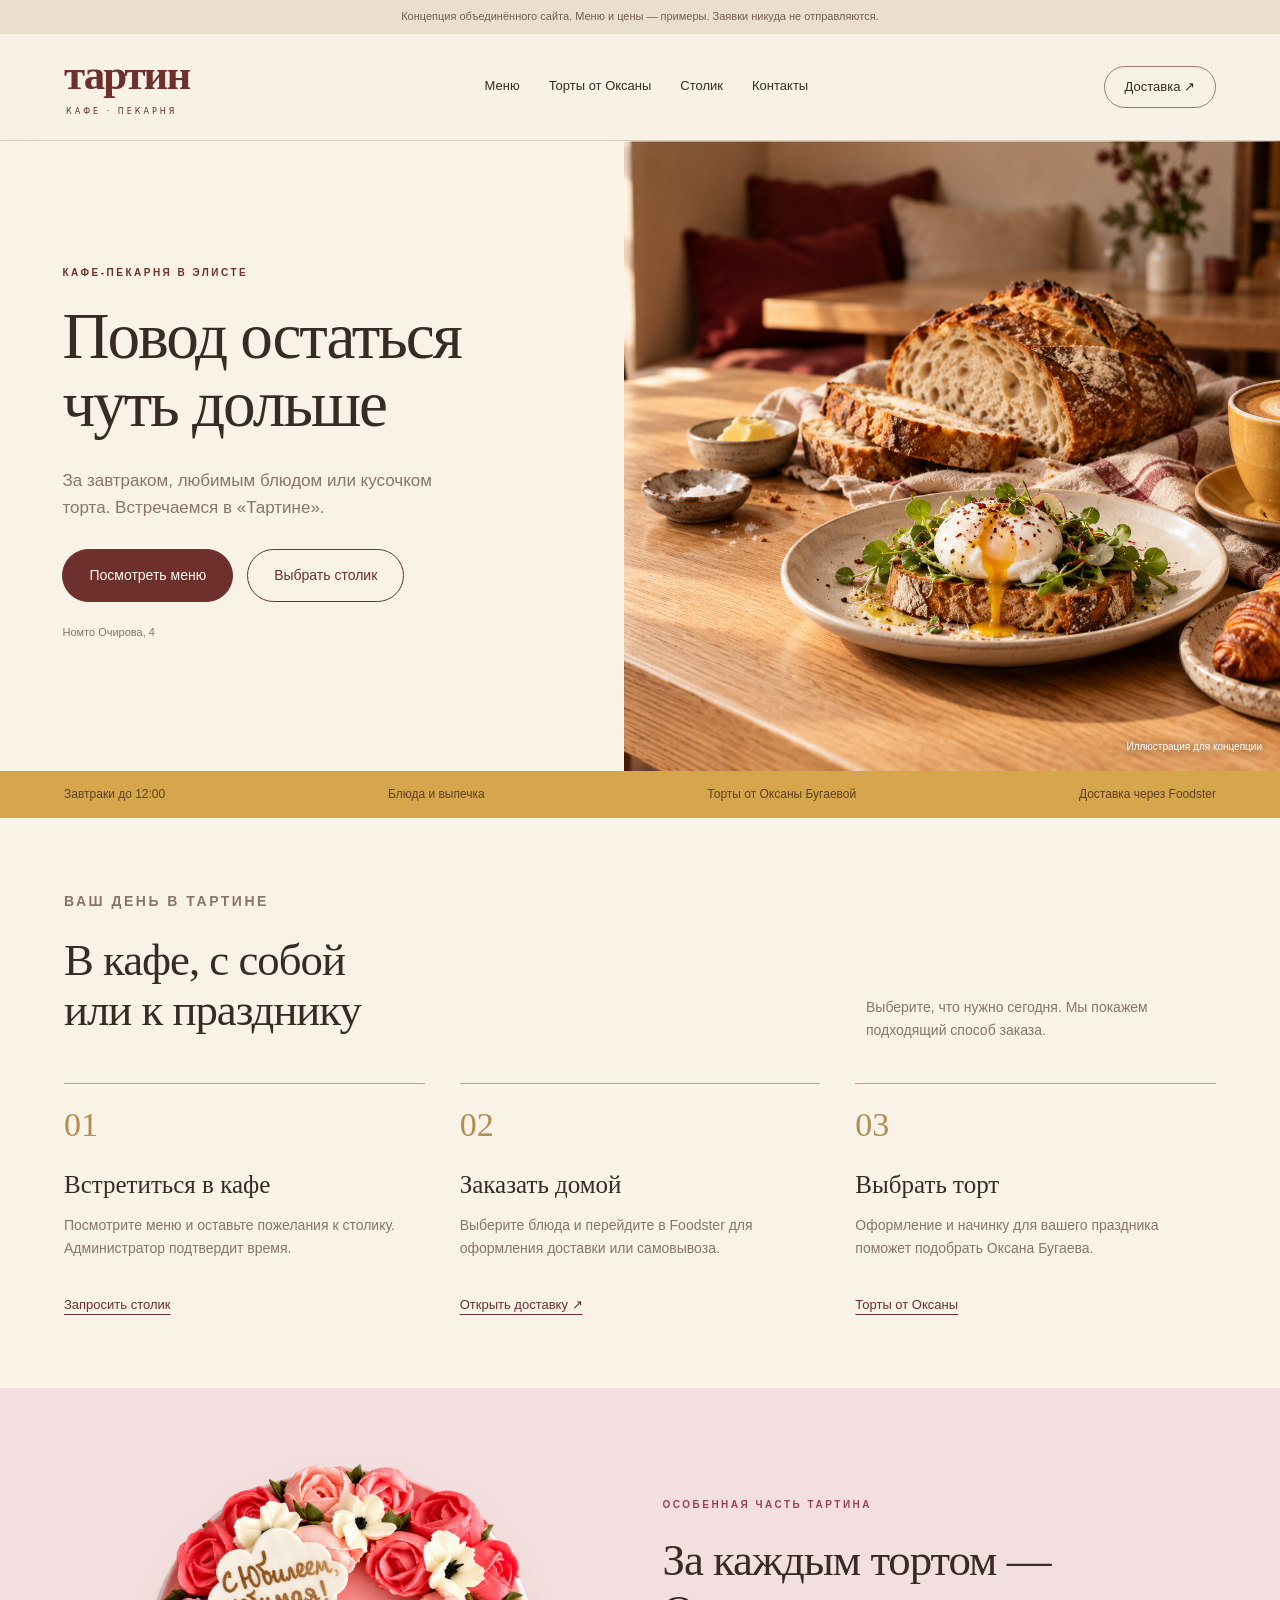
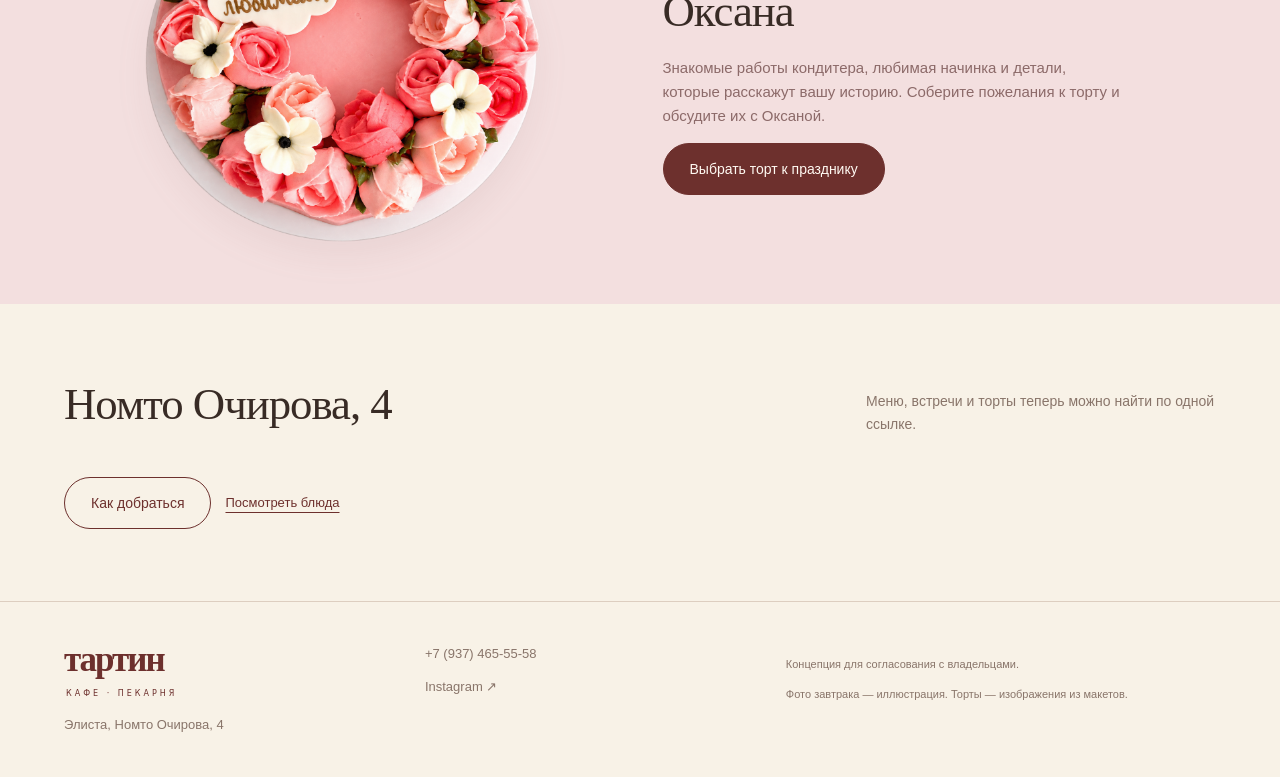
<file: index.html>
<!doctype html>
<html lang="ru">
<head>
<meta charset="utf-8"><meta name="viewport" content="width=device-width,initial-scale=1"><meta name="theme-color" content="#f8f2e7">
<meta name="robots" content="noindex,nofollow">
<title>Тартин — кафе, выпечка и торты от Оксаны</title>
<link rel="stylesheet" href="style.css">
</head>
<body>
<div class="demo">Концепция объединённого сайта. Меню и цены — примеры. Заявки никуда не отправляются.</div>
<header class="header"><a class="logo" href="#home" aria-label="Тартин, главная">тартин<span>КАФЕ · ПЕКАРНЯ</span></a><nav aria-label="Основная навигация"><a href="#menu">Меню</a><a href="#cakes">Торты от Оксаны</a><a href="#booking">Столик</a><a href="#contacts">Контакты</a></nav><a class="delivery" href="https://foodster.pro/restaurant/nomto-ochirova-4" target="_blank" rel="noopener noreferrer">Доставка ↗</a></header>
<main id="main"></main>
<footer class="footer"><div><a class="logo" href="#home">тартин<span>КАФЕ · ПЕКАРНЯ</span></a><p>Элиста, Номто Очирова, 4</p></div><div><a href="tel:+79374655558">+7 (937) 465-55-58</a><p><a href="https://www.instagram.com/tartin_bakery/" target="_blank" rel="noopener noreferrer">Instagram ↗</a></p></div><div><p>Концепция для согласования с владельцами.</p><p>Фото завтрака — иллюстрация. Торты — изображения из макетов.</p></div></footer>
<dialog id="result" aria-labelledby="resultTitle"><button class="close" id="closeResult" aria-label="Закрыть">×</button><p class="eyebrow">Демонстрация</p><h2 id="resultTitle">Заявка на столик подготовлена</h2><p>В рабочем сайте администратор получит запрос и свяжется с вами. Бронь действует после подтверждения.</p><pre id="bookingSummary"></pre><p class="small">Сейчас данные остаются только в этой вкладке. Заявка не отправлена.</p><button id="copyBooking" class="button">Скопировать заявку</button><p id="copyStatus" role="status"></p></dialog>
<script src="cakes/assets/gsap.min.js"></script>
<script src="cakes/assets/ScrollTrigger.min.js"></script>
<script src="cakes/full-sharp-ui.js"></script>
<script src="cakes/full-scroll-cake.js?v=2"></script>
<script src="cake-site.js"></script>
<script src="app.js"></script>
</body>
</html>
</file>
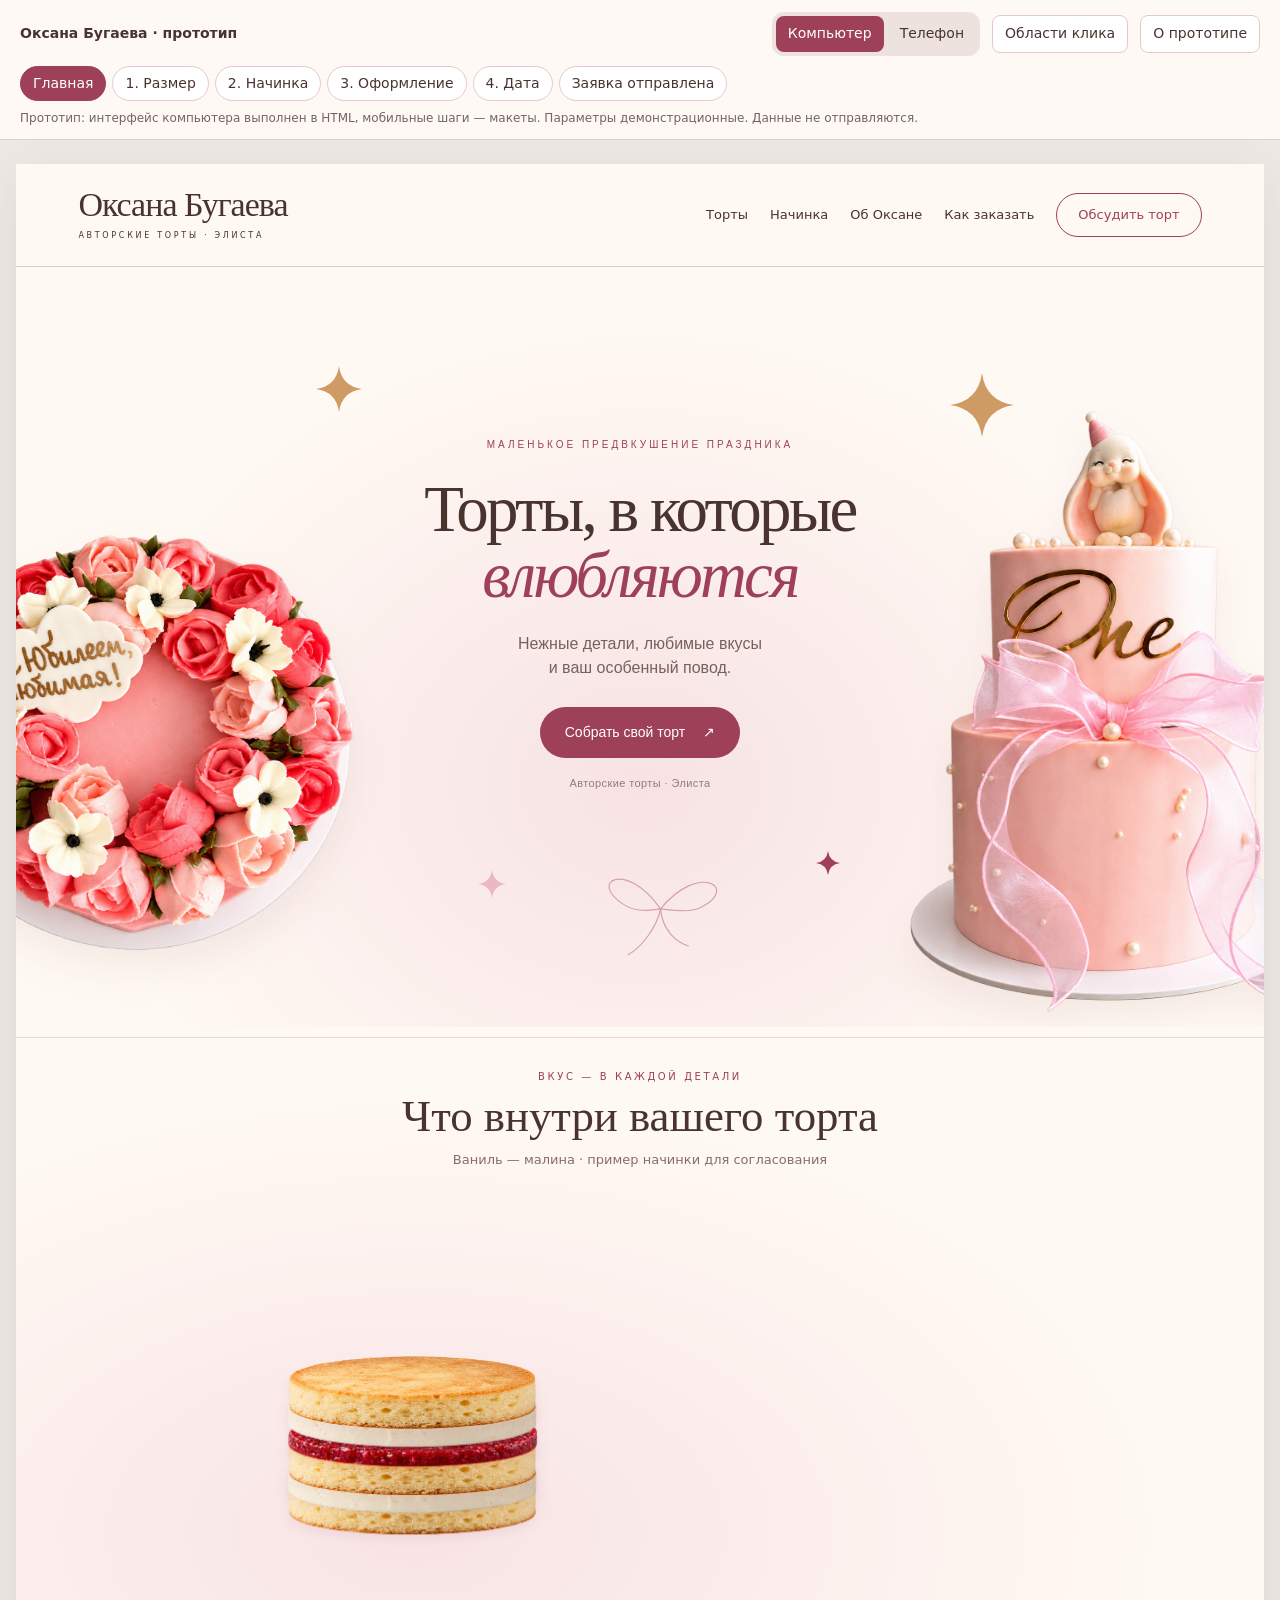
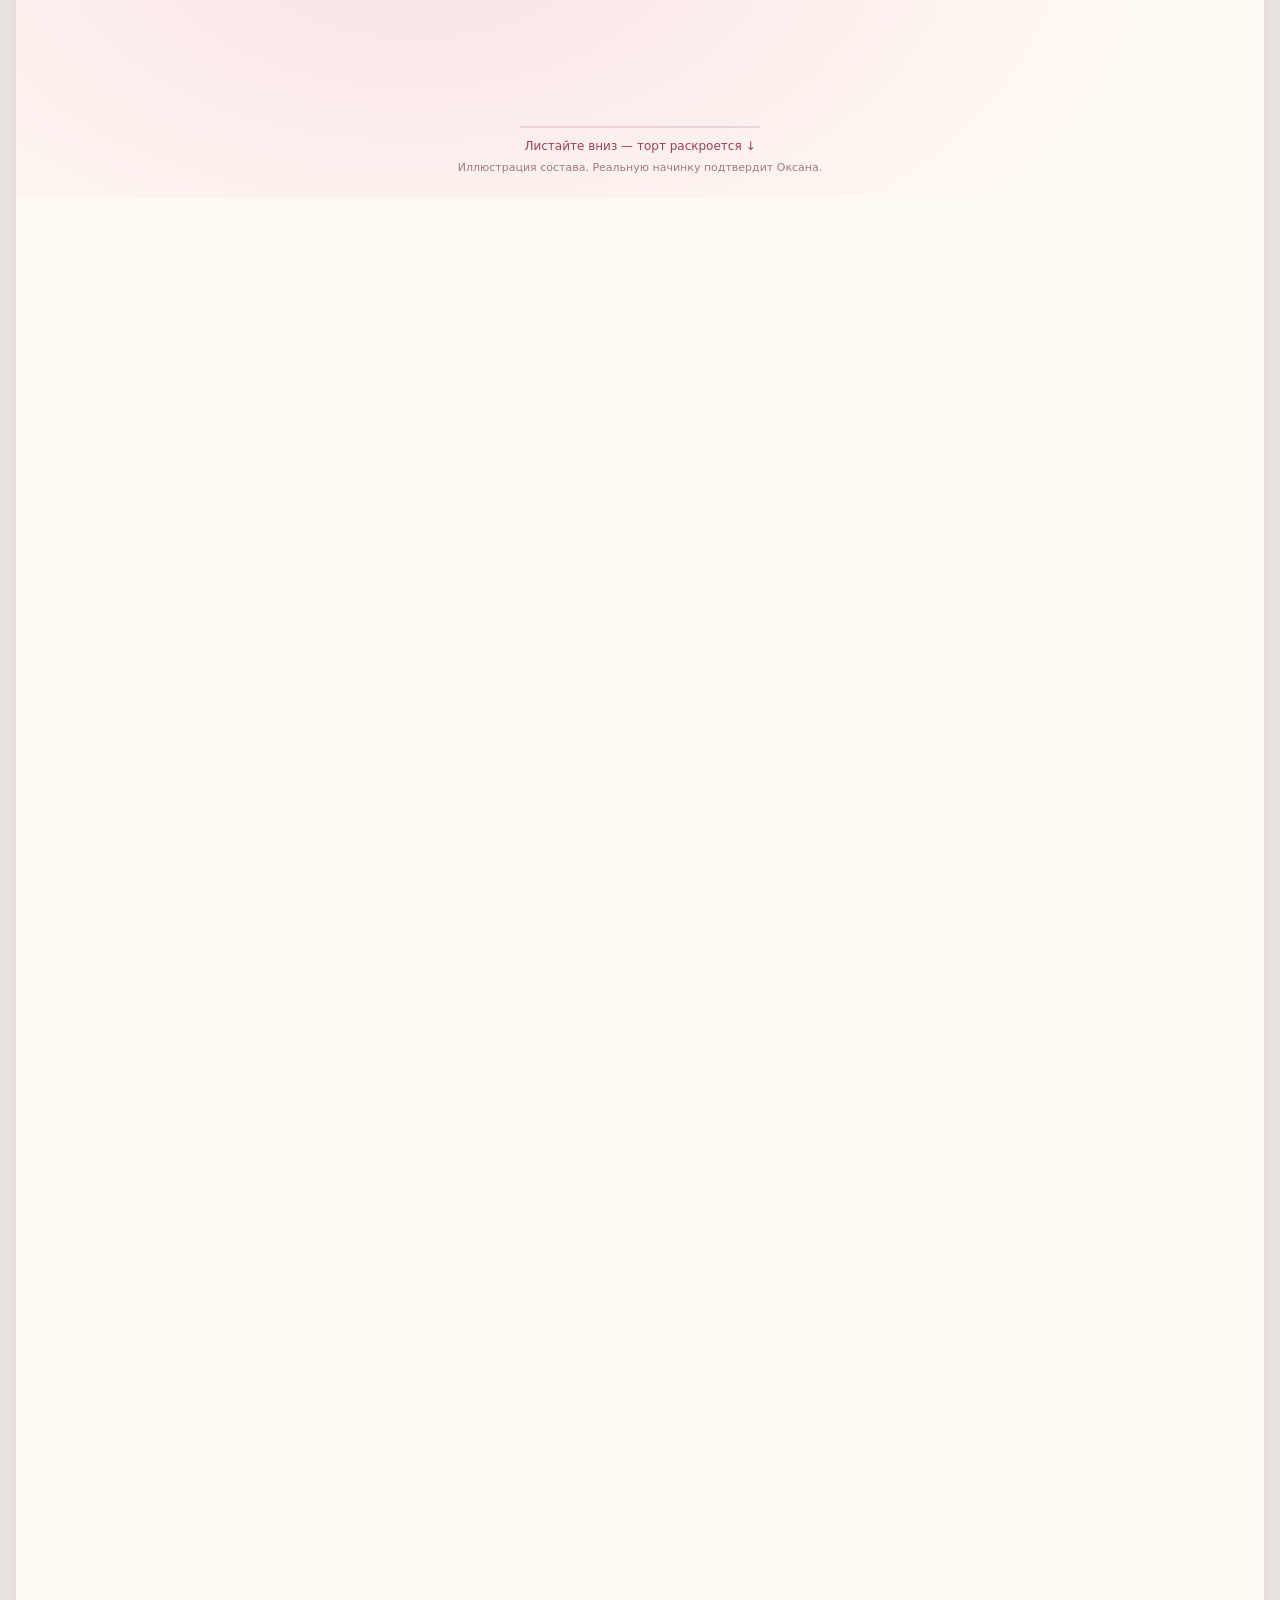
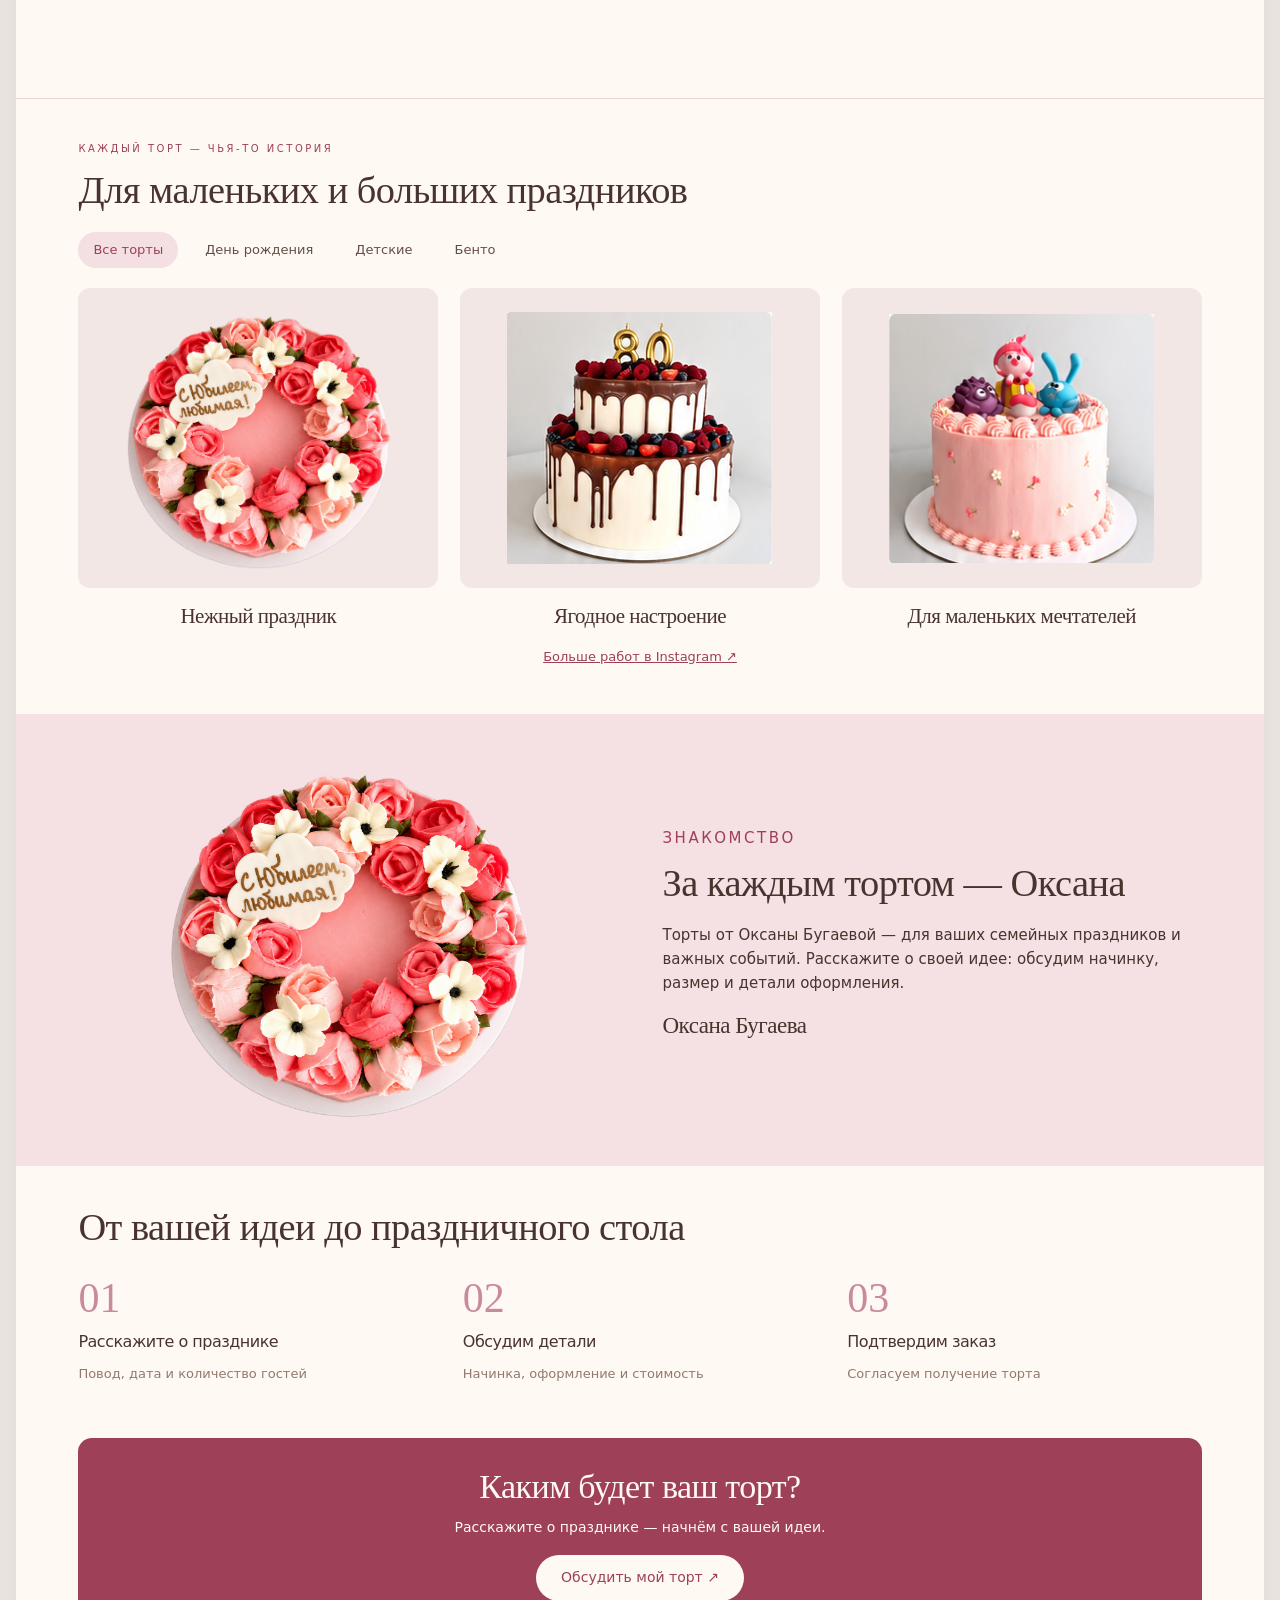
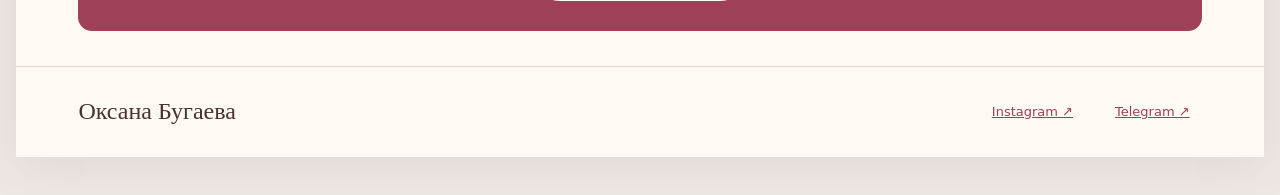
<file: cakes/index.html>
<!doctype html>
<html lang="ru">
<head>
<meta charset="utf-8"><meta name="viewport" content="width=device-width,initial-scale=1">
<title>Оксана Бугаева — прототип конструктора</title>
<link rel="stylesheet" href="scroll-cake.css">
<link rel="stylesheet" href="sharp-ui.css">
<style>
:root{--wine:#9d4058;--ink:#49332f;--paper:#fff9f3;--line:#e5c8cc}*{box-sizing:border-box}body{margin:0;background:#eee8e4;color:var(--ink);font:14px/1.4 system-ui,sans-serif}button,a{touch-action:manipulation}button{font:inherit;cursor:pointer}button:focus-visible,a:focus-visible{outline:3px solid #365e96;outline-offset:3px}.toolbar{position:sticky;top:0;z-index:20;background:#fffaf6f5;border-bottom:1px solid var(--line);padding:12px 20px;backdrop-filter:blur(12px)}.topline{display:flex;align-items:center;gap:12px;flex-wrap:wrap;max-width:1440px;margin:auto}.brand{font-weight:650;margin-right:auto}.switch{display:flex;gap:4px;background:#eee2df;padding:4px;border-radius:12px}.switch button,.utility{border:0;padding:8px 12px;border-radius:8px;background:transparent;color:var(--ink)}.switch button[aria-pressed=true]{background:var(--wine);color:white}.utility{border:1px solid var(--line);background:white}.steps{display:flex;align-items:center;gap:6px;flex-wrap:wrap;margin:10px auto 0;max-width:1440px}.steps button{border:1px solid var(--line);background:white;border-radius:20px;padding:7px 12px;color:var(--ink)}.steps button[aria-current=step]{background:var(--wine);color:white;border-color:var(--wine)}.hint{max-width:1440px;margin:9px auto 0;font-size:12px;color:#74635f}.stage{padding:24px 16px 48px;display:flex;justify-content:center}.desktop{width:min(1341px,100%);box-shadow:0 12px 45px #49332f15}.canvas{position:relative;background:var(--paper)}.canvas img{display:block;width:100%;height:auto}.hotspot{position:absolute;display:block;border:0;background:transparent;border-radius:8px;color:transparent;text-decoration:none;z-index:2;cursor:pointer}.hotspot:hover,.hotspot:focus-visible{background:#9d40581c;box-shadow:inset 0 0 0 2px #9d4058}.show-hotspots .hotspot{background:#9d405820;box-shadow:inset 0 0 0 2px #9d405899}.mobile-frame{width:min(390px,100%);background:var(--paper);border:1px solid #d8bfc1;border-radius:20px;overflow:hidden;box-shadow:0 14px 45px #49332f24;display:flex;flex-direction:column;height:min(844px,calc(100dvh - 205px));min-height:420px}.mobile-scroll{overflow:auto;flex:1;overscroll-behavior:contain;scrollbar-width:thin}.crop{position:relative;overflow:hidden;background:var(--paper)}.crop>img{position:absolute;max-width:none;height:auto;display:block}.mobile-footer{background:#fff9f3;border-top:1px solid var(--line);padding:10px 14px 14px;flex:none}.footer-row{font-size:11px;display:flex;justify-content:space-between;margin-bottom:8px;align-items:center}.footer-row button{border:0;color:var(--wine);background:none;text-decoration:underline}.primary{display:block;width:100%;border:0;border-radius:30px;padding:13px 16px;background:var(--wine);color:white;font-weight:600;font-size:14px}.demo-note{font-size:11px;text-align:center;margin:0 0 8px;color:#74635f}.toast{position:fixed;bottom:20px;left:50%;transform:translateX(-50%);z-index:60;background:var(--ink);color:white;padding:12px 20px;border-radius:10px;max-width:calc(100% - 24px);box-shadow:0 6px 30px #0002}.toast[hidden]{display:none}dialog{border:1px solid var(--line);border-radius:16px;padding:24px;background:var(--paper);color:var(--ink);max-width:min(600px,calc(100% - 28px));max-height:90dvh;overflow:auto}dialog::backdrop{background:#34232299}dialog h2{font:28px Georgia,serif;margin:0 0 14px}dialog p{line-height:1.6}.dialog-actions{display:flex;gap:10px;flex-wrap:wrap}.dialog-actions>*{flex:1}.summary-text{white-space:pre-wrap;font:14px/1.6 system-ui;background:white;border:1px solid var(--line);padding:16px;border-radius:8px;user-select:text}.zoom-crop{width:min(420px,100%);margin:0 auto 18px}.backlink{display:block;margin-top:14px;color:var(--wine)}@media(max-width:600px){.toolbar{padding:9px 12px}.brand{font-size:13px}.switch button{font-size:12px;padding:7px 8px}.steps{gap:4px}.steps button{font-size:11px;padding:6px 8px}.hint{font-size:11px}.stage{padding:12px 8px 24px}.mobile-frame{height:calc(100dvh - 211px);min-height:360px;border-radius:12px}.utility{font-size:11px;padding:6px 8px}}@media(prefers-reduced-motion:reduce){*{scroll-behavior:auto!important}}
.site-header{display:flex;justify-content:space-between;align-items:center;padding:24px 5%;gap:20px;background:var(--paper);border-bottom:1px solid var(--line)}.site-brand{border:0;background:none;color:var(--ink);font:34px/1 Georgia,serif;letter-spacing:-1px;text-align:left;padding:0}.site-brand small{display:block;margin-top:8px;font:8px/1.5 system-ui;letter-spacing:2.7px}.site-header nav{display:flex;align-items:center;gap:22px}.site-nav{border:0;background:none;color:var(--ink);padding:8px 0;font-size:13px}.site-contact{border:1px solid var(--wine);border-radius:30px;padding:12px 21px;color:var(--wine);background:none;font-size:13px}.home-motion{border:0;display:block;width:100%;background:var(--paper)}.mobile-home .site-header{flex-wrap:wrap;padding:20px}.mobile-home .site-brand{font-size:29px}.mobile-home .site-header nav{gap:17px;flex-wrap:wrap}.mobile-home .site-contact{padding:9px 13px}@media(max-width:800px){.site-header{flex-wrap:wrap;padding:20px}.site-brand{font-size:29px}.site-header nav{gap:17px;flex-wrap:wrap}.site-contact{padding:9px 13px}}
body.unified .toolbar,body.unified .site-header,body.unified .sharp-footer{display:none}body.unified{background:#fff9f3}body.unified .stage{padding:0}body.unified .desktop{box-shadow:none;width:100%}
</style>
</head>
<body>
<header class="toolbar">
 <div class="topline"><span class="brand">Оксана Бугаева · прототип</span><div class="switch" role="group" aria-label="Версия макетов"><button id="desktopMode" type="button">Компьютер</button><button id="mobileMode" type="button">Телефон</button></div><button class="utility" id="toggleHotspots" aria-pressed="false">Области клика</button><button class="utility" id="help">О прототипе</button></div>
 <nav class="steps" aria-label="Экраны прототипа" id="stepNav"></nav>
 <p class="hint">Прототип: интерфейс компьютера выполнен в HTML, мобильные шаги — макеты. Параметры демонстрационные. Данные не отправляются.</p>
</header>
<main id="stage" class="stage" aria-label="Макет"></main>
<div id="toast" class="toast" role="status" hidden></div>
<dialog id="dialog" aria-labelledby="dialogTitle"><h2 id="dialogTitle"></h2><div id="dialogBody"></div><div class="dialog-actions"><button class="utility" id="closeDialog">Закрыть</button></div></dialog>
<script src="assets/gsap.min.js"></script>
<script src="assets/ScrollTrigger.min.js"></script>
<script src="scroll-cake.js"></script>
<script src="sharp-ui.js"></script>
<script>
'use strict';
const unified=new URLSearchParams(location.search).get('unified')==='1';
const screens=['home','size','filling','design','date','success'];
const names={home:'Главная',size:'1. Размер',filling:'2. Начинка',design:'3. Оформление',date:'4. Дата',success:'Заявка отправлена'};
const base='assets/';
const summary='Пример заявки — конструктор торта Оксаны Бугаевой\n\nТорт с бантом\nРазмер: 2 яруса · 4 кг · 20 гостей\nНачинка: ваниль — малина (пример для согласования)\nОформление: пудровый крем, бант из органзы\nДекор: жемчужины, зайчик\nНадпись: One\nДата: 14 ноября 2026\nПолучение: самовывоз\nПожелания: первый день рождения. Нежный розовый оттенок, надпись One.\n\nДемонстрационная заявка. Дата, стоимость и возможность изготовления требуют подтверждения Оксаны. Ничего не отправлено.';
let mode=innerWidth<650?'mobile':'desktop',current='home',shown=false,toastTimer,storyInstance;
const stage=document.getElementById('stage'),dialog=document.getElementById('dialog');
function tell(message){clearTimeout(toastTimer);const t=document.getElementById('toast');t.textContent=message;t.hidden=false;toastTimer=setTimeout(()=>t.hidden=true,4200)}
function modal(title,content){document.getElementById('dialogTitle').textContent=title;const b=document.getElementById('dialogBody');b.replaceChildren();if(typeof content==='string'){const p=document.createElement('p');p.textContent=content;b.append(p)}else b.append(content);if(!dialog.open)dialog.showModal()}
function route(screen,newMode=mode){if(unified&&screen==='home'){parent.postMessage({type:'cake-home'},'*');return;}if(!screens.includes(screen))return;const hash='#'+newMode+'/'+screen;if(location.hash===hash)render();else location.hash=hash}
function readRoute(){const [m,s]=location.hash.slice(1).split('/');if(['desktop','mobile'].includes(m))mode=m;if(screens.includes(s))current=s;render()}
function button(label,action,classes='utility'){const b=document.createElement('button');b.type='button';b.className=classes;b.textContent=label;b.addEventListener('click',action);return b}
function crop(src,x,y,w,h,totalW){const el=document.createElement('div');el.className='crop canvas';el.style.aspectRatio=w+'/'+h;const img=document.createElement('img');img.src=base+src;img.alt='Макет: '+names[current];img.style.width=100*totalW/w+'%';img.style.left=-100*x/w+'%';img.style.top=-100*y/h+'%';img.draggable=false;el.append(img);return el}
function hotspot(el,x,y,w,h,totalW,totalH,label,action){const b=button(label,action,'hotspot');b.setAttribute('aria-label',label);b.title=label;b.style.left=x/totalW*100+'%';b.style.top=y/totalH*100+'%';b.style.width=w/totalW*100+'%';b.style.height=h/totalH*100+'%';el.append(b);return b}
function external(service){modal('Открыть '+service+'?',service==='Telegram'?'В рабочем сайте эта кнопка ведёт к диалогу с Оксаной. В локальном прототипе внешняя отправка отключена. Скопируйте пример заявки, чтобы проверить её состав.':'Внешние ссылки здесь показаны для примера. Прототип не публикует и не отправляет данные.')}
function copy(){if(navigator.clipboard&&window.isSecureContext){navigator.clipboard.writeText(summary).then(()=>tell('Пример заявки скопирован. Ничего не отправлено.')).catch(showCopyFallback)}else showCopyFallback()}
function showCopyFallback(){const pre=document.createElement('pre');pre.className='summary-text';pre.textContent=summary;modal('Скопируйте пример заявки',pre);const range=document.createRange();range.selectNodeContents(pre);const sel=window.getSelection();sel.removeAllRanges();sel.addRange(range)}
function showSummary(){const pre=document.createElement('pre');pre.className='summary-text';pre.textContent=summary;const wrap=document.createElement('div');wrap.append(pre,button('Скопировать заявку',copy,'primary'));modal('Ваш выбор · пример',wrap)}
function zoom(){const wrap=document.createElement('div');const img=document.createElement('img');img.src='assets/bow-cutout.png';img.alt='Торт с бантом и зайчиком';img.style.cssText='display:block;width:100%;max-width:420px;max-height:65vh;object-fit:contain;margin:auto';wrap.append(img);const p=document.createElement('p');p.textContent='Визуальный ориентир из макета. Детали согласуем с Оксаной.';wrap.append(p);modal('Торт с бантом',wrap)}
function demo(){modal('Визуальная настройка', 'Это прототип из готовых макетов. Цвета, декор и данные показаны как пример и пока не меняются. Для проверки сценария используйте кнопки «Далее», «Назад» и навигацию над макетом.')}
const sharpUI=createSharpUI({button,route,crop,demo,copy,external,showSummary});
function homeScreen(){
 const container=document.createElement('div');container.className='desktop home-site'+(mode==='mobile'?' mobile-home':'');
 const header=document.createElement('header');header.className='site-header';const wordmark=button('Оксана Бугаева',()=>route('home'),'site-brand');const subtitle=document.createElement('small');subtitle.textContent='АВТОРСКИЕ ТОРТЫ · ЭЛИСТА';wordmark.append(subtitle);header.append(wordmark);
 const nav=document.createElement('nav');nav.setAttribute('aria-label','Навигация главной страницы');header.append(nav);
 const tail=sharpUI.homeContent();
 function scrollToSection(y){const selector=y===0?'#cake-works':y===460?'#cake-author':'#cake-order';const target=tail.querySelector(selector);window.scrollTo({top:window.scrollY+target.getBoundingClientRect().top-document.querySelector('.toolbar').offsetHeight-12,behavior:matchMedia('(prefers-reduced-motion:reduce)').matches?'instant':'smooth'})}
 nav.append(button('Торты',()=>scrollToSection(0),'site-nav'),button('Начинка',()=>{const target=storyInstance?.element;if(target)window.scrollTo({top:scrollY+target.getBoundingClientRect().top-document.querySelector('.toolbar').offsetHeight,behavior:matchMedia('(prefers-reduced-motion:reduce)').matches?'instant':'smooth'})},'site-nav'),button('Об Оксане',()=>scrollToSection(460),'site-nav'),button('Как заказать',()=>scrollToSection(783),'site-nav'),button('Обсудить торт',()=>route('size'),'site-contact'));
 const frame=document.createElement('iframe');frame.id='homeMotion';frame.title='Первый экран: торты Оксаны в движении';frame.src='motion.html?embedded=1';frame.className='home-motion';frame.style.height=mode==='mobile'||innerWidth<820?'830px':'760px';
 storyInstance=createCakeStory(document.querySelector('.toolbar'));
 container.append(header,frame,storyInstance.element,tail);return container;
}
addEventListener('message',event=>{const frame=document.getElementById('homeMotion');if(!frame||event.source!==frame.contentWindow)return;const data=event.data;if(data?.type==='cake-hero-height'&&Number.isFinite(data.height)&&data.height>=400&&data.height<=1400)frame.style.height=data.height+'px';if(data?.type==='cake-builder-open')route('size')});
function desktopScreen(){return current==='home'?homeScreen():sharpUI.screen(current)}
function mobileScreen(){if(current==='home'){const wrap=homeScreen();wrap.style.maxWidth='500px';return wrap}
 const frame=document.createElement('div');frame.className='mobile-frame';frame.setAttribute('aria-label','Мобильный макет: '+names[current]);const scroll=document.createElement('div');scroll.className='mobile-scroll';frame.append(scroll);
 if(current==='design'){
  const first=crop('mobile-design.png',25,83,427,1418,921),second=crop('mobile-design.png',474,536,426,965,921);scroll.append(first,second);
  hotspot(first,20,112,200,48,427,1418,'Назад: начинка',()=>route('filling'));
  hotspot(first,24,318,380,540,427,1418,'Увеличить торт',zoom);
  hotspot(first,22,916,384,490,427,1418,'Параметры оформления: фиксированный пример',demo);
  hotspot(second,20,0,386,955,426,965,'Параметры оформления: фиксированный пример',demo);
 }else{
  const end={size:1655,filling:1650,date:1645,success:1774}[current];const el=crop('mobile-'+current+'.png',0,0,887,end,887);scroll.append(el);
  if(current==='success'){
   hotspot(el,124,1513,643,69,887,end,'Скопировать пример заявки',copy);hotspot(el,124,1588,643,69,887,end,'Написать в Telegram — демонстрация',()=>external('Telegram'));hotspot(el,378,1665,140,43,887,end,'На главную',()=>route('home'));
  }else{
   const back={size:'home',filling:'size',date:'design'};
   hotspot(el,75,111,500,50,887,end,'Назад: '+names[back[current]],()=>route(back[current]));
   if(current==='size')hotspot(el,102,390,684,397,887,end,'Увеличить торт',zoom);
   if(current==='filling')hotspot(el,65,359,757,354,887,end,'Посмотреть пример начинки',()=>modal('Начинка — пример','Ванильный бисквит, крем и ягодная прослойка. Реальный состав и наличие нужно согласовать с Оксаной.'));
   if(current==='date')hotspot(el,146,385,598,207,887,end,'Увеличить торт',zoom);
   const y={size:844,filling:878,date:615}[current];hotspot(el,75,y,737,end-y-15,887,end,'Поля макета: фиксированный пример',demo);
  }
 }
 if(current!=='success'){
  const footer=document.createElement('div');footer.className='mobile-footer';const row=document.createElement('div');row.className='footer-row';const label=document.createElement('span');label.textContent=current==='date'?'Заявка для обсуждения':'Ваш выбор';row.append(label,button('Посмотреть',showSummary,''));footer.append(row);
  const next={size:'filling',filling:'design',design:'date',date:'success'};const cta={size:'Далее: начинка →',filling:'Далее: оформление →',design:'Далее: дата и пожелания →',date:'Отправить заявку Оксане →'};
  footer.append(button(cta[current],()=>{const isSend=current==='date';route(next[current]);if(isSend)tell('Демонстрация: заявка никуда не отправлена.')},'primary'));frame.append(footer);
 }
 return frame;
}
function render(){
 storyInstance?.destroy();storyInstance=null;
 document.getElementById('desktopMode').setAttribute('aria-pressed',String(mode==='desktop'));document.getElementById('mobileMode').setAttribute('aria-pressed',String(mode==='mobile'));
 const nav=document.getElementById('stepNav');nav.replaceChildren();screens.forEach(s=>{const b=button(names[s],()=>route(s),'');if(current===s)b.setAttribute('aria-current','step');nav.append(b)});
 stage.replaceChildren(mode==='mobile'?mobileScreen():desktopScreen());document.title=names[current]+' · Прототип Оксаны Бугаевой';window.scrollTo(0,0);storyInstance?.init();
}
document.getElementById('desktopMode').onclick=()=>route(current,'desktop');document.getElementById('mobileMode').onclick=()=>route(current,'mobile');
document.getElementById('toggleHotspots').onclick=()=>{shown=!shown;document.body.classList.toggle('show-hotspots',shown);document.getElementById('toggleHotspots').setAttribute('aria-pressed',String(shown))};
document.getElementById('closeDialog').onclick=()=>dialog.close();dialog.addEventListener('click',e=>{if(e.target===dialog){const r=dialog.getBoundingClientRect();if(e.clientX<r.left||e.clientX>r.right||e.clientY<r.top||e.clientY>r.bottom)dialog.close()}});
document.getElementById('help').onclick=()=>modal('Как пользоваться прототипом','Нажимайте «Далее» и «Назад» на макетах или выбирайте шаги в верхней панели. «Области клика» подсвечивает активные переходы. Переключатель «Телефон / Компьютер» сохраняет текущий шаг. Главная и компьютерные шаги теперь используют HTML-текст и элементы интерфейса. Мобильные шаги остаются макетами. На телефоне прокручивайте содержимое внутри рамки. Настройки и контактные поля — фиксированные изображения. Дата и начинка демонстрационные; отправка, оплата и внешние сообщения отключены. Копирование заявки работает локально; если браузер ограничил буфер обмена, появится текст для ручного копирования.');
if(unified){document.body.classList.add('unified');const report=()=>parent.postMessage({type:'cake-content-height',height:Math.ceil(stage.getBoundingClientRect().height)},'*');new ResizeObserver(report).observe(stage);addEventListener('load',report)}
addEventListener('hashchange',readRoute);readRoute();
</script>
</body>
</html>
</file>
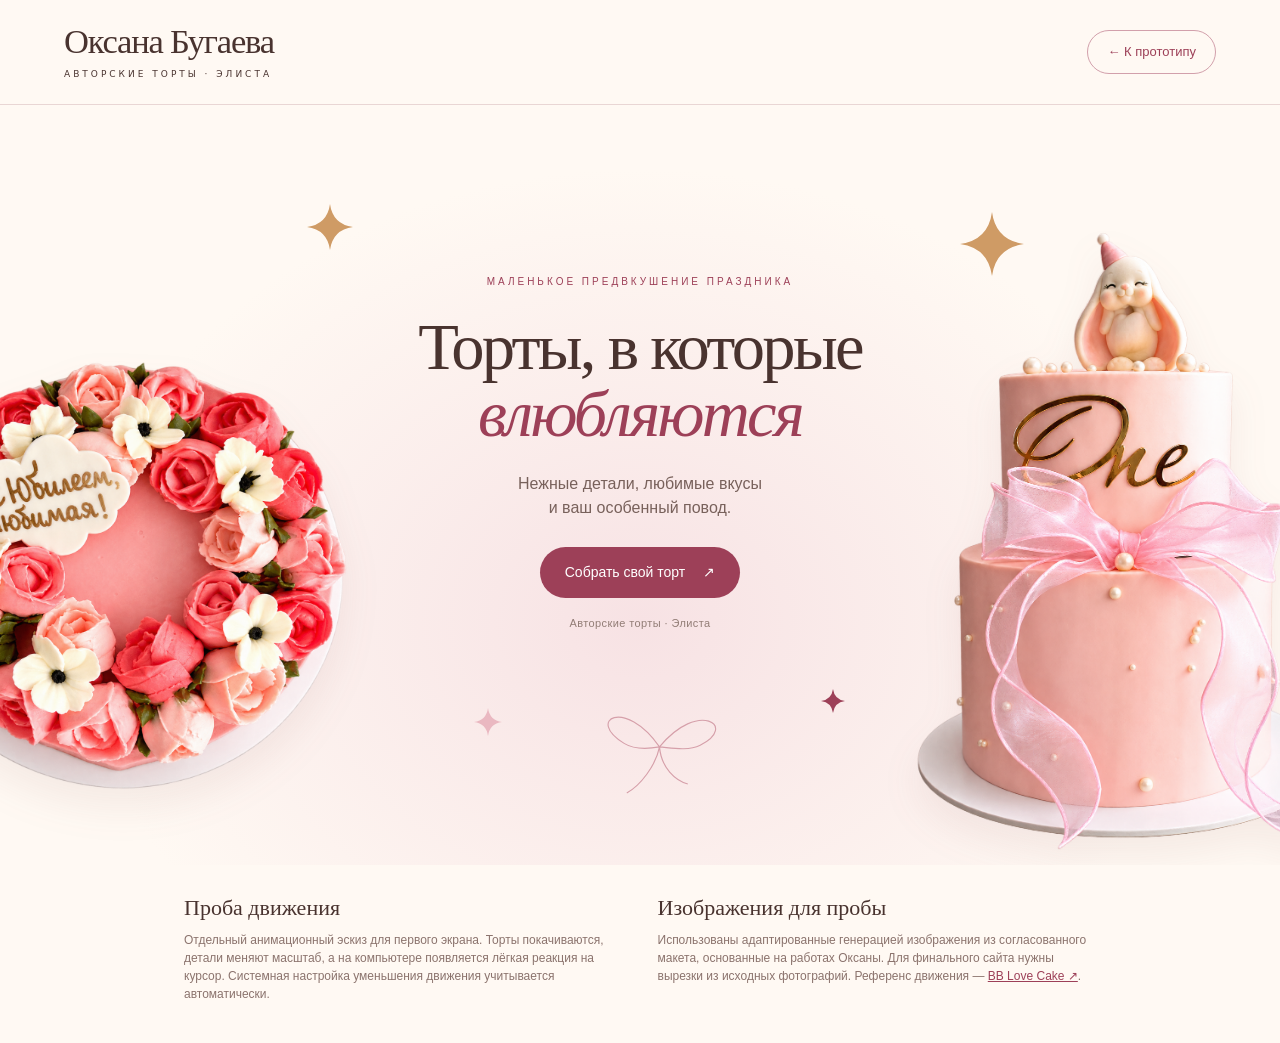
<file: cakes/motion.html>
<!doctype html>
<html lang="ru">
<head>
<meta charset="utf-8"><meta name="viewport" content="width=device-width,initial-scale=1">
<meta name="theme-color" content="#fff9f3"><title>Торты в движении · Оксана Бугаева</title>
<style>
:root{--paper:#fff9f3;--ink:#49332f;--berry:#9d4058;--pink:#eab8c1;--line:#e9d6d4;--duration:6.8s;--lift:18px;--tilt:2deg;--star:1.18}*{box-sizing:border-box}body{margin:0;background:var(--paper);color:var(--ink);font:15px/1.5 -apple-system,BlinkMacSystemFont,"Segoe UI",sans-serif}button,a{-webkit-tap-highlight-color:transparent;touch-action:manipulation}button{font:inherit;cursor:pointer}button:focus-visible,a:focus-visible{outline:3px solid #456389;outline-offset:5px}a{color:inherit}header{padding:22px clamp(20px,5vw,84px);border-bottom:1px solid var(--line);display:flex;align-items:center;justify-content:space-between;gap:20px}.brand{text-decoration:none;font:clamp(25px,2.7vw,36px)/1.1 Georgia,serif;letter-spacing:-1.2px}.brand small{display:block;font:9px/1.8 system-ui;letter-spacing:3px;margin-top:6px}.back{font-size:13px;color:var(--berry);text-decoration:none;border:1px solid #d2a0ab;padding:11px 19px;border-radius:40px}.hero{position:relative;isolation:isolate;min-height:680px;height:min(78vw,760px);overflow:hidden;display:flex;justify-content:center;align-items:center;background:radial-gradient(ellipse at 50% 68%,#f7e2e4 0,transparent 62%)}.copy{text-align:center;width:min(48%,630px);padding-bottom:65px;z-index:3;pointer-events:none}.copy>*{pointer-events:auto}.eyebrow{text-transform:uppercase;letter-spacing:3px;font-size:10px;color:var(--berry);margin:0 0 24px}.copy h1{font:clamp(46px,5.2vw,76px)/1.02 Georgia,serif;font-weight:400;letter-spacing:-2.7px;margin:0 0 24px}.copy h1 em{font-weight:400;color:var(--berry)}.description{font-size:16px;max-width:350px;margin:0 auto 27px;color:#78615b}.cta{display:inline-flex;gap:18px;align-items:center;text-decoration:none;background:var(--berry);color:white;padding:15px 25px;border-radius:40px;font-size:14px}.micro{font-size:11px;letter-spacing:.4px;color:#927d76;margin:17px 0 0}.cake{position:absolute;z-index:2;pointer-events:none;will-change:transform;transform:translate3d(var(--px,0px),var(--py,0px),0)}.cake img{display:block;width:100%;height:auto;object-fit:contain;animation:float var(--duration) ease-in-out infinite;filter:drop-shadow(0 20px 18px #7e454414);transform-origin:50% 65%;will-change:transform}.flowers{width:clamp(320px,37vw,540px);left:-9%;bottom:8%;--base:-13deg;--direction:1}.flowers img{animation-delay:-2.4s}.bow{width:clamp(310px,34vw,495px);right:-5%;bottom:0%;--base:9deg;--direction:-1}.bow img{animation-delay:-.5s}.spark{position:absolute;color:#cf9b65;width:60px;aspect-ratio:1;z-index:1;animation:twinkle 4.8s ease-in-out infinite;pointer-events:none;fill:currentColor}.s1{top:13%;left:24%;width:46px}.s2{top:14%;right:20%;width:64px;animation-delay:-2.1s}.s3{bottom:17%;left:37%;width:28px;color:var(--pink);animation-delay:-1s}.s4{bottom:20%;right:34%;width:24px;color:var(--berry);animation-delay:-3s}.bow-line{position:absolute;bottom:9%;left:47%;width:115px;stroke:#d6a0aa;fill:none;stroke-width:1.3;z-index:1;animation:line-sway 7s ease-in-out infinite}.notes{max-width:960px;margin:auto;padding:30px 24px 40px;display:grid;grid-template-columns:1fr 1fr;gap:35px;font-size:12px;color:#8b736d}.notes h2{font:22px Georgia,serif;color:var(--ink);margin:0 0 10px}.notes p{margin:0}.notes a{color:var(--berry)}dialog{border:1px solid var(--line);border-radius:20px;max-width:min(470px,calc(100% - 32px));padding:28px;color:var(--ink);background:var(--paper)}dialog::backdrop{background:#49332f66}dialog h2{font:26px Georgia,serif;margin-top:0}.close{padding:12px 22px;border:0;background:var(--berry);color:white;border-radius:30px}.loading-note{position:absolute;bottom:8px;left:0;width:100%;text-align:center;font-size:12px;color:var(--berry)}
@keyframes float{0%,100%{transform:translate3d(0,0,0) rotate(calc(var(--base) - var(--tilt)))}50%{transform:translate3d(calc(var(--direction)*6px),calc(-1*var(--lift)),0) rotate(calc(var(--base) + var(--tilt)))}}@keyframes twinkle{0%,100%{transform:scale(.8) rotate(-8deg);opacity:.65}50%{transform:scale(var(--star)) rotate(14deg);opacity:1}}@keyframes line-sway{0%,100%{transform:rotate(-5deg)}50%{transform:rotate(5deg)}}
@media(min-width:1600px){.flowers{left:0}.bow{right:0}}@media(max-width:800px){header{padding:18px 20px}.brand{font-size:27px}.brand small{font-size:8px;letter-spacing:2px}.back{font-size:11px;padding:10px 12px}.hero{height:830px;min-height:0;align-items:flex-start}.copy{width:100%;padding:54px 24px 0}.eyebrow{font-size:9px;letter-spacing:2px;margin-bottom:20px}.copy h1{font-size:clamp(43px,9vw,62px);letter-spacing:-1.6px}.description{font-size:14px;max-width:285px;margin-bottom:22px}.cta{padding:13px 23px}.micro{font-size:10px}.flowers{width:70%;left:-13%;bottom:5%;--base:-12deg}.bow{width:66%;right:-10%;bottom:0%;--base:8deg}.s1{left:9%;top:46%;width:30px}.s2{right:10%;top:45%;width:37px}.s3{left:46%;bottom:29%;width:25px}.s4{right:42%;bottom:6%;width:21px}.bow-line{bottom:41%;left:45%;width:70px}.notes{grid-template-columns:1fr;gap:24px;padding-top:26px}.copy h1 br{display:block}}@media(max-width:390px){.hero{height:770px}.copy{padding-top:40px}.copy h1{font-size:42px}.flowers{bottom:6%}.brand{font-size:24px}.back{max-width:110px;text-align:center;padding:8px 10px}}
@media(prefers-reduced-motion:reduce){.cake img,.spark,.bow-line{animation:none!important}.cake{transform:none!important}.cake img{transform:rotate(var(--base));will-change:auto}}@media print{.cake img,.spark,.bow-line{animation:none!important}}
body.embedded header,body.embedded .notes{display:none}body.embedded{overflow-x:hidden}
</style>
</head>
<body>
<header><a class="brand" href="index.html">Оксана Бугаева<small>АВТОРСКИЕ ТОРТЫ · ЭЛИСТА</small></a><a class="back" href="index.html">← К прототипу</a></header>
<main>
<section class="hero" aria-label="Анимационная проба с тортами Оксаны">
 <svg class="spark s1" viewBox="0 0 100 100" aria-hidden="true"><path d="M50 0Q56 44 100 50Q56 56 50 100Q44 56 0 50Q44 44 50 0Z"/></svg>
 <svg class="spark s2" viewBox="0 0 100 100" aria-hidden="true"><path d="M50 0Q56 44 100 50Q56 56 50 100Q44 56 0 50Q44 44 50 0Z"/></svg>
 <svg class="spark s3" viewBox="0 0 100 100" aria-hidden="true"><path d="M50 0Q56 44 100 50Q56 56 50 100Q44 56 0 50Q44 44 50 0Z"/></svg>
 <svg class="spark s4" viewBox="0 0 100 100" aria-hidden="true"><path d="M50 0Q56 44 100 50Q56 56 50 100Q44 56 0 50Q44 44 50 0Z"/></svg>
 <svg class="bow-line" viewBox="0 0 130 100" aria-hidden="true"><path d="M65 44C26-12-19 13 25 40C38 48 54 46 65 44C109-10 154 21 111 42C97 49 78 45 65 44ZM65 44C61 65 43 88 28 96M65 44C67 68 83 82 97 86"/></svg>
 <div class="cake flowers"><img src="assets/flowers-cutout.png" alt="Розовый торт с кремовыми цветами — изображение из макета" width="1024" height="1024" decoding="async"></div>
 <div class="cake bow"><img src="assets/bow-cutout.png" alt="Двухъярусный торт с розовым бантом и зайчиком — изображение из макета" width="1024" height="1536" decoding="async"></div>
 <div class="copy"><p class="eyebrow">Маленькое предвкушение праздника</p><h1>Торты, в которые<br><em>влюбляются</em></h1><p class="description">Нежные детали, любимые вкусы<br>и ваш особенный повод.</p><a class="cta" id="builder" href="index.html#desktop/size">Собрать свой торт <span aria-hidden="true">↗</span></a><p class="micro">Авторские торты · Элиста</p></div>
 <p class="loading-note" id="loadError" hidden>Изображения не загрузились. Откройте страницу вместе с папкой assets.</p>
</section>
<section class="notes"><div><h2>Проба движения</h2><p>Отдельный анимационный эскиз для первого экрана. Торты покачиваются, детали меняют масштаб, а на компьютере появляется лёгкая реакция на курсор. Системная настройка уменьшения движения учитывается автоматически.</p></div><div><h2>Изображения для пробы</h2><p>Использованы адаптированные генерацией изображения из согласованного макета, основанные на работах Оксаны. Для финального сайта нужны вырезки из исходных фотографий. Референс движения — <a href="https://bb-cake.ru/cakes" target="_blank" rel="noopener noreferrer">BB Love Cake ↗</a>.</p></div></section>
</main>
<script>
'use strict';
const hero=document.querySelector('.hero'),cakes=[...document.querySelectorAll('.cake')],reduce=matchMedia('(prefers-reduced-motion: reduce)');
const embedded=new URLSearchParams(location.search).get('embedded')==='1';
if(embedded){document.body.classList.add('embedded');document.getElementById('builder').addEventListener('click',e=>{e.preventDefault();parent.postMessage({type:'cake-builder-open'},'*')});const reportHeight=()=>parent.postMessage({type:'cake-hero-height',height:Math.ceil(hero.getBoundingClientRect().height)},'*');new ResizeObserver(reportHeight).observe(hero);addEventListener('load',reportHeight)}
let frame=0,point={x:0,y:0};
function resetParallax(){if(frame){cancelAnimationFrame(frame);frame=0}cakes.forEach(c=>{c.style.setProperty('--px','0px');c.style.setProperty('--py','0px')})}
reduce.addEventListener('change',resetParallax);
hero.addEventListener('pointermove',e=>{if(reduce.matches||!matchMedia('(hover:hover) and (pointer:fine)').matches)return;const r=hero.getBoundingClientRect();point={x:(e.clientX-r.left)/r.width-.5,y:(e.clientY-r.top)/r.height-.5};if(frame)return;frame=requestAnimationFrame(()=>{frame=0;if(reduce.matches)return;cakes.forEach((c,i)=>{const n=i===0?10:-12;c.style.setProperty('--px',point.x*n+'px');c.style.setProperty('--py',point.y*n+'px')})})});hero.addEventListener('pointerleave',resetParallax);
document.querySelectorAll('.cake img').forEach(img=>img.addEventListener('error',()=>document.getElementById('loadError').hidden=false));
document.getElementById('builder').href='index.html#'+(matchMedia('(max-width:650px)').matches?'mobile':'desktop')+'/size';
</script>
</body>
</html>
</file>
<file: style.css>
:root{--cream:#f8f2e7;--paper:#fffcf6;--wine:#6d302d;--gold:#d5a64b;--ink:#382b25;--muted:#89756a;--line:#ddcec0;--pink:#f3dfdf}*{box-sizing:border-box}html{scroll-behavior:smooth}body{margin:0;background:var(--cream);color:var(--ink);font:15px/1.6 -apple-system,BlinkMacSystemFont,"Segoe UI",sans-serif}a{color:inherit;text-decoration:none}button,input,select,textarea{font:inherit}button,a{-webkit-tap-highlight-color:transparent;touch-action:manipulation}button{cursor:pointer}button:focus-visible,a:focus-visible,input:focus-visible,select:focus-visible,textarea:focus-visible{outline:3px solid #547c8d;outline-offset:4px}.demo{padding:8px 20px;background:#eadfcf;color:#765d50;text-align:center;font-size:11px}.header{position:sticky;top:0;z-index:20;background:#f8f2e7f5;backdrop-filter:blur(14px);border-bottom:1px solid var(--line);padding:22px clamp(20px,5vw,80px);display:flex;align-items:center;gap:32px}.logo{display:inline-block;font:700 43px/.9 Georgia,serif;letter-spacing:-2px;color:var(--wine)}.logo span{display:block;font:8px/1.5 system-ui;letter-spacing:3px;margin-top:12px;margin-left:2px}.header nav{display:flex;gap:29px;margin:auto;font-size:13px}.header nav a{padding:10px 0;border-bottom:1px solid transparent}.header nav a[aria-current=page]{color:var(--wine);border-bottom-color:var(--wine)}.delivery{font-size:13px;border:1px solid #a77a68;border-radius:24px;padding:10px 20px;white-space:nowrap}.hero{display:grid;grid-template-columns:1fr 1.05fr;align-items:stretch;min-height:630px}.hero-copy{padding:70px 9% 65px 10%;display:flex;flex-direction:column;justify-content:center}.eyebrow{font-size:10px;letter-spacing:2.5px;text-transform:uppercase;color:var(--wine);font-weight:600;margin:0 0 22px}h1,h2,h3{font-family:Georgia,serif;font-weight:400}h1{font-size:clamp(45px,5.1vw,77px);line-height:1.04;letter-spacing:-2.1px;margin:0 0 28px}h2{font-size:clamp(32px,3.5vw,49px);line-height:1.12;letter-spacing:-1px;margin:0 0 20px}h3{font-size:25px;line-height:1.2;margin:0 0 12px}.lead{font-size:17px;max-width:400px;color:var(--muted);margin:0 0 28px}.hero-media{position:relative;overflow:hidden;min-height:580px}.hero-media img{width:100%;height:100%;position:absolute;object-fit:cover;object-position:61% 50%}.photo-caption{position:absolute;bottom:16px;right:18px;color:white;text-shadow:0 1px 8px #000a;font-size:10px}.button{display:inline-flex;align-items:center;justify-content:center;gap:20px;background:var(--wine);color:#fff9f2;border:1px solid var(--wine);padding:14px 26px;border-radius:28px;font-size:14px;min-height:48px}.button.secondary{background:transparent;color:var(--wine)}.actions{display:flex;gap:14px;align-items:center;flex-wrap:wrap}.under{font-size:11px;color:var(--muted);margin-top:22px}.ribbon{background:var(--gold);padding:14px 5%;display:flex;justify-content:space-between;gap:15px;color:#5e3f23;font-size:12px}.section{max-width:1360px;margin:auto;padding:72px 5%}.section-head{display:flex;justify-content:space-between;align-items:flex-end;gap:30px;margin-bottom:28px}.section-head p{max-width:350px;color:var(--muted);font-size:14px}.experiences{display:grid;grid-template-columns:repeat(3,1fr);gap:35px}.experience{border-top:1px solid #bca28b;padding-top:22px}.experience .num{font:34px Georgia,serif;color:#b28c50;display:block;margin-bottom:26px}.experience p{font-size:14px;color:var(--muted);min-height:64px}.text-link{color:var(--wine);font-size:13px;text-decoration:underline;text-underline-offset:5px}.cake-feature{background:var(--pink);display:grid;grid-template-columns:1fr 1fr;align-items:center;gap:45px;padding:48px max(5%,calc((100vw - 1220px)/2))}.cake-feature img{width:100%;max-height:420px;object-fit:contain;filter:drop-shadow(0 16px 15px #915e6015)}.cake-feature p{color:#8c6a69;max-width:460px}.cake-feature .eyebrow{color:#9d4058}.page-title{padding-bottom:32px}.page-title h1{font-size:54px}.page-title p{color:var(--muted);max-width:650px}.filters{display:flex;gap:10px;flex-wrap:wrap;margin:22px 0 32px}.filters button{padding:10px 19px;border:1px solid var(--line);background:transparent;color:var(--ink);border-radius:22px;font-size:13px}.filters button[aria-pressed=true]{background:var(--wine);border-color:var(--wine);color:white}.menu-top{display:flex;align-items:center;justify-content:space-between;gap:25px;flex-wrap:wrap}.search{background:var(--paper);border:1px solid var(--line);border-radius:25px;padding:11px 18px;min-width:240px}.menu-list{display:grid;grid-template-columns:1fr 1fr;gap:0 60px}.dish{display:flex;justify-content:space-between;gap:20px;padding:25px 0;border-top:1px solid var(--line)}.dish h3{font-size:22px;margin-bottom:6px}.dish small{color:var(--muted);font-size:12px}.dish-price{white-space:nowrap;font:23px Georgia,serif;color:var(--wine)}.menu-bottom{padding:30px;margin-top:30px;background:#efe5d6;display:flex;align-items:center;justify-content:space-between;gap:25px}.menu-bottom p{max-width:560px;color:var(--muted);margin:0;font-size:14px}.empty{padding:40px 0;color:var(--muted)}.booking-layout{display:grid;grid-template-columns:.8fr 1.2fr;gap:70px}.booking-info h1{font-size:56px}.booking-info p{color:var(--muted)}.booking-info .detail{padding:18px 0;border-top:1px solid var(--line);font-size:14px}.form{padding:32px;background:var(--paper);border:1px solid #e3d4c7;border-radius:14px}.form-row{display:grid;grid-template-columns:1fr 1fr;gap:18px}.field{display:block;margin-bottom:20px;font-size:13px;font-weight:600}.field input,.field select,.field textarea{display:block;width:100%;border:1px solid #dbcbbc;border-radius:8px;padding:12px 14px;background:white;color:var(--ink);margin-top:8px;min-height:47px;font-size:14px}.field textarea{resize:vertical;min-height:94px}.form .button{width:100%}.small{font-size:12px;color:var(--muted);line-height:1.6}.form-note{padding:14px;background:#f2e8da;border-radius:8px;margin:0 0 20px}.cakes-hero{display:grid;grid-template-columns:1fr 1fr;align-items:center;gap:50px;padding:55px 5%;background:#f5e5e3}.cakes-hero>div{max-width:550px;margin:auto}.cakes-hero h1{font-size:clamp(45px,4.9vw,70px)}.cakes-hero img{width:100%;max-height:500px;object-fit:contain}.cakes-hero .lead{color:#8c6a69}.cake-paths{display:grid;grid-template-columns:1fr 1fr;gap:45px}.cake-paths div{padding:25px 0;border-top:1px solid var(--line)}.builder-intro{display:flex;align-items:center;justify-content:space-between;gap:20px;padding:25px 5%;background:#f1e4df}.builder-intro h1{font-size:31px;margin:0}.builder-intro a{font-size:13px;text-decoration:underline;color:var(--wine)}.builder-frame{display:block;border:0;width:100%;height:1200px;background:#fff9f3}.contact-grid{display:grid;grid-template-columns:1fr 1fr;gap:60px}.contact-item{border-top:1px solid var(--line);padding:23px 0}.contact-item .label{display:block;font-size:12px;color:var(--muted);margin-bottom:7px}.contact-item strong{font-size:20px;font-weight:500}.contact-note{background:#efe5d6;padding:24px;color:var(--muted)}.footer{padding:42px 5%;border-top:1px solid var(--line);display:grid;grid-template-columns:1fr 1fr 1.3fr;gap:30px;font-size:13px;color:var(--muted)}.footer .logo{font-size:35px}.footer p{margin:12px 0 0}.footer>div:last-child{font-size:11px}dialog{border:1px solid var(--line);border-radius:16px;background:var(--paper);color:var(--ink);max-width:min(590px,calc(100vw - 30px));max-height:90dvh;padding:32px;overflow:auto}dialog::backdrop{background:#382b2580}dialog h2{font-size:34px}dialog .close{position:absolute;right:17px;top:12px;background:none;border:0;color:var(--wine);font-size:27px}dialog p{font-size:14px}dialog pre{white-space:pre-wrap;font:14px/1.8 system-ui;background:#f2e8da;padding:17px;border-radius:8px}#copyStatus{font-size:12px;color:var(--wine);min-height:20px}.contact-actions{display:flex;gap:15px;margin-top:26px;flex-wrap:wrap}.split-title{max-width:700px}@media(min-width:1600px){.hero-copy{padding-left:max(10%,calc((100vw - 1350px)/2))}}@media(max-width:950px){.header{gap:22px;padding:20px}.header nav{gap:17px}.hero{min-height:590px}.hero-copy{padding:45px 7%}.hero-media{min-height:540px}.booking-layout{gap:35px;grid-template-columns:.85fr 1.15fr}.form{padding:24px}.cake-feature{gap:25px}.section{padding-block:50px}}@media(max-width:720px){.header{flex-wrap:wrap;padding:17px 20px;gap:16px}.logo{font-size:36px}.logo span{font-size:7px;margin-top:9px}.header nav{order:3;width:100%;justify-content:space-between;gap:10px;font-size:12px}.header .delivery{margin-left:auto;padding:9px 15px;font-size:12px}.hero{grid-template-columns:1fr}.hero-copy{padding:46px 24px 42px}.hero-copy h1{font-size:53px;max-width:380px}.lead{font-size:15px}.hero-media{height:370px;min-height:0}.hero-media img{object-position:60% 65%}.ribbon{flex-wrap:wrap;font-size:11px;justify-content:center;padding:12px 20px}.ribbon span:last-child{display:none}.section{padding:45px 24px}.section-head{display:block}.section-head p{max-width:100%}.experiences{grid-template-columns:1fr;gap:27px}.experience .num{margin-bottom:14px}.experience p{min-height:0}.cake-feature,.cakes-hero{grid-template-columns:1fr;padding:40px 24px;gap:22px}.cake-feature img{max-height:330px}.cake-feature>div{order:-1}.page-title h1{font-size:46px}.menu-top{gap:5px}.menu-top .search{width:100%;min-width:0}.filters{gap:7px;margin:25px 0}.filters button{padding:8px 14px;font-size:12px}.menu-list{grid-template-columns:1fr}.dish{padding:22px 0}.dish h3{font-size:21px}.dish-price{font-size:22px}.menu-bottom{display:block;padding:22px}.menu-bottom .button{margin-top:20px}.booking-layout{grid-template-columns:1fr;gap:25px}.booking-info h1{font-size:47px}.booking-info .detail{padding:12px 0}.form{padding:23px 20px}.form-row{grid-template-columns:1fr;gap:0}.cakes-hero h1{font-size:49px}.cakes-hero img{max-height:380px}.cake-paths{grid-template-columns:1fr;gap:10px}.builder-intro{display:block;padding:24px}.builder-intro h1{font-size:27px;margin-top:12px}.builder-frame{height:1800px}.contact-grid{grid-template-columns:1fr;gap:30px}.footer{grid-template-columns:1fr 1fr;padding:35px 24px;gap:25px}.footer>div:last-child{grid-column:1/-1}.demo{font-size:10px;text-align:left;padding:8px 20px}.contact-item strong{font-size:18px}dialog{padding:28px 22px}dialog h2{font-size:30px}}@media(prefers-reduced-motion:reduce){html{scroll-behavior:auto}}
</file>
<file: cakes/scroll-cake.css>
.cake-story{container-type:inline-size;background:#fff9f3;border-block:1px solid #ead5d4;color:#49332f}.cake-story-scene{height:clamp(420px,calc(100svh - var(--toolbar-h,120px)),850px);display:flex;flex-direction:column;padding:32px 28px 18px;overflow:hidden;background:radial-gradient(ellipse at 32% 65%,#f8e3e5,transparent 62%)}.story-eyebrow{font-size:10px;letter-spacing:2.6px;color:#9d4058;text-transform:uppercase;text-align:center;margin:0 0 9px}.story-heading{font:clamp(30px,3.5vw,48px)/1.05 Georgia,serif;font-weight:400;text-align:center;margin:0 0 10px}.story-subtitle{font-size:13px;color:#856e67;text-align:center;margin:0;line-height:1.5}.layers-stage{position:relative;flex:1;min-height:210px;max-width:800px;width:100%;margin:10px auto}.cake-stack{position:absolute;width:44%;max-width:280px;height:100%;left:4%;top:0}.cake-part{position:absolute;top:50%;left:0;width:100%;aspect-ratio:1.5;transform:translateY(-50%);will-change:transform}.cake-texture{width:100%;height:100%;background-image:url('assets/cake-layers-sprite.png');background-size:200% 300%;background-repeat:no-repeat;filter:drop-shadow(0 10px 7px #7e3c4812)}.layer-label{position:absolute;top:50%;left:59%;width:40%;font-size:14px;color:#634540;transform:translateY(-50%);display:flex;align-items:center;gap:12px;opacity:0}.layer-label::before{content:'';height:1px;width:35px;flex:none;background:#d6a3ad}.layer-label small{display:block;color:#a7847d;font-size:10px;line-height:1.3}.story-footer{text-align:center;font-size:11px;color:#9b7e76;line-height:1.6}.story-footer p{margin:3px 0}.story-progress{width:min(240px,60%);height:2px;margin:0 auto 9px;background:#ead4d7;overflow:hidden}.story-progress span{display:block;background:#9d4058;height:100%;width:100%;transform:scaleX(0);transform-origin:left}.story-scroll-hint{color:#9d4058;font-size:12px}.story-static .cake-story-scene{height:auto;min-height:560px}.story-static .layers-stage{min-height:350px}.story-static .layer-label{opacity:1}.story-fallback{font-size:14px;text-align:center;padding:28px;color:#856e67}.story-static .story-scroll-hint,.story-static .story-progress{display:none}@container(max-width:600px){.cake-story-scene{padding:22px 16px 14px}.story-heading{font-size:31px}.story-subtitle{font-size:11px;max-width:300px;margin:auto}.story-eyebrow{font-size:8px;letter-spacing:2px}.cake-stack{width:44%;left:3%}.layer-label{left:59%;width:41%;font-size:11px;gap:6px}.layer-label::before{width:13px}.layer-label small{font-size:8px}.story-footer{font-size:9px}.layers-stage{margin-top:8px}.story-static .cake-story-scene{min-height:550px}}@media(prefers-reduced-motion:reduce){.cake-part{will-change:auto}}

/* Native sticky keeps the embedded story in the page's normal scroll context. */
.cake-story.story-native{position:relative;overflow:visible}
.story-native .cake-story-scene{position:sticky;top:var(--toolbar-h,0px);width:100%;transform:none!important}
</file>
<file: cakes/sharp-ui.css>
.sharp-site{background:#fff9f3;color:#49332f}.sharp-site h1,.sharp-site h2,.sharp-site h3{font-family:Georgia,serif;font-weight:400;letter-spacing:-.5px}.sharp-site h1{font-size:clamp(32px,4vw,52px);line-height:1.08;margin:18px 0 10px}.sharp-site h2{font-size:clamp(28px,3vw,40px);line-height:1.12;margin:0 0 18px}.sharp-site h3{font-size:23px;margin:0 0 12px}.sharp-site p{line-height:1.6}.sharp-main{padding:20px 5% 32px}.sharp-crumb{font-size:12px;color:#96766e}.sharp-sub{font-size:15px;color:#876d65;margin:0 0 22px}.sharp-progress{display:flex;gap:10px;justify-content:space-between;padding:14px 0 26px;flex-wrap:wrap}.sharp-step{border:0;background:none;padding:8px;color:#71544c;font-size:14px;display:flex;align-items:center;gap:10px}.sharp-step span{border:1px solid #e5bec7;display:grid;place-items:center;width:36px;height:36px;border-radius:50%;font-size:16px}.sharp-step[aria-current=step]{color:#9d4058}.sharp-step[aria-current=step] span{background:#9d4058;color:white}.sharp-grid{display:grid;grid-template-columns:1.08fr 1fr;gap:24px;align-items:stretch}.sharp-photo{border:0;padding:26px;position:relative;min-height:620px;background:radial-gradient(ellipse at 50% 55%,#eed4d7,#f7ebe5 70%);border-radius:15px;display:flex;flex-direction:column;align-items:center;justify-content:center;color:#806b65;overflow:hidden;cursor:zoom-in}.sharp-photo>img{width:100%;max-width:430px;max-height:590px;object-fit:contain;display:block;filter:drop-shadow(0 14px 14px #80504a14)}.sharp-photo .crop{width:min(100%,480px);background:transparent;border-radius:12px;box-shadow:0 10px 30px #80504a12}.sharp-photo .photo-note{font-size:11px;text-align:center;margin:15px 0 0}.sharp-badge{position:absolute;top:20px;left:20px;font-size:12px;background:#fff9f3e8;padding:9px 15px;border-radius:20px}.sharp-panel{padding:25px;border:1px solid #ead0d3;border-radius:15px}.sharp-panel header{display:flex;justify-content:space-between;gap:15px;align-items:center;margin-bottom:17px}.sharp-panel header h2{font-size:31px;margin:0}.sharp-reset{border:0;background:none;color:#9d4058;font-size:12px;padding:8px}.sharp-group{border-bottom:1px solid #ecd5d6;padding:0 0 19px;margin:0 0 19px}.sharp-group:last-of-type{border:0}.sharp-label{display:block;font-size:16px;font-weight:600;margin-bottom:12px}.sharp-help{font-size:12px;color:#937a73;margin:8px 0}.sharp-options{display:flex;gap:10px}.sharp-option{min-height:44px;padding:10px 15px;border:1px solid #d9c0c1;border-radius:10px;background:transparent;color:#49332f;flex:1;font-size:14px}.sharp-option[aria-pressed=true]{border-color:#9d4058;background:#f5e0e4;color:#9d4058}.sharp-tier{display:flex;flex-direction:column;align-items:center;gap:13px;padding:15px 8px}.sharp-tier svg{height:45px;width:60px;fill:none;stroke:currentColor;stroke-width:1.5}.sharp-swatches{display:flex;gap:12px;flex-wrap:wrap}.sharp-swatch{width:45px;height:45px;border:1px solid #d8c3bd;border-radius:50%;color:#9d4058;font-size:24px}.sharp-swatch[aria-pressed=true]{outline:2px solid #9d4058;outline-offset:3px}.sharp-number{display:flex;justify-content:space-between;align-items:center;border:1px solid #e6c8cc;border-radius:12px;padding:8px 16px}.sharp-number strong{font-size:28px}.sharp-number button{width:42px;height:42px;border:0;border-radius:50%;background:#f8e5e7;color:#9d4058;font-size:25px}.sharp-range{width:100%;accent-color:#9d4058}.sharp-ticks{display:flex;justify-content:space-between;font-size:13px}.sharp-ticks b{color:#9d4058}.sharp-summary{padding:16px 20px;background:#f5e0e3;border-radius:12px;margin:18px 0 13px;font-size:14px;line-height:1.6}.sharp-summary strong{display:block;color:#9d4058;margin-bottom:4px}.sharp-primary{width:100%;border:0;border-radius:30px;background:#9d4058;color:white;font-size:15px;min-height:48px;padding:13px 18px}.sharp-link{display:block;border:0;background:none;color:#9d4058;text-decoration:underline;padding:12px;margin:auto;font-size:13px}.sharp-info{border:1px solid #e9cdd2;border-radius:10px;padding:12px 18px;font-size:12px;color:#896e65;margin-top:18px}.sharp-footer{display:flex;justify-content:space-between;gap:20px;align-items:center;padding:24px 5%;border-top:1px solid #ead5d4;font-size:12px}.sharp-footer strong{font:24px Georgia,serif}.sharp-footer nav{display:flex;gap:18px}.sharp-field{display:block;margin-bottom:16px;font-size:14px;font-weight:600}.sharp-field input,.sharp-field textarea{display:block;margin-top:8px;width:100%;border:1px solid #d6c5c4;border-radius:9px;padding:12px 14px;background:#fffdfb;color:#49332f;font:14px/1.5 system-ui}.sharp-field textarea{min-height:94px;resize:vertical}.sharp-form-row{display:grid;grid-template-columns:1fr 1fr;gap:15px}.sharp-upload{width:100%;border:1px dashed #bd8d99;border-radius:10px;padding:17px;background:none;color:#9d4058;font-size:14px}.sharp-flavor{display:flex;align-items:center;gap:14px;border:1px solid #dfc6c9;border-radius:12px;padding:14px;background:none;width:100%;text-align:left;margin-bottom:12px;color:#49332f}.sharp-flavor[aria-pressed=true]{border-color:#9d4058;background:#f7e5e8}.sharp-flavor .crop{width:96px;flex:none;border-radius:8px}.sharp-flavor strong{display:block;font-size:16px}.sharp-flavor small{display:block;font-size:12px;line-height:1.6;color:#8c7069;margin-top:5px}.sharp-flavor i{margin-left:auto;color:#9d4058;font-size:22px;font-style:normal}.sharp-success{text-align:center;padding-top:15px}.sharp-success .check{font-size:28px;border:1px solid #9d4058;color:#9d4058;border-radius:50%;width:58px;height:58px;display:grid;place-items:center;margin:10px auto}.sharp-success .status{display:inline-block;border:1px solid #b97688;color:#9d4058;border-radius:20px;padding:6px 15px;margin-bottom:25px}.sharp-details{margin:0}.sharp-details div{display:grid;grid-template-columns:120px 1fr;gap:18px;padding:14px 0;border-bottom:1px solid #ecd6d6;font-size:14px}.sharp-details dt{font-weight:600}.sharp-details dd{margin:0}.sharp-actions{display:flex;gap:18px;margin-top:20px;align-items:center}.sharp-actions>*{flex:1}.sharp-portfolio{padding:42px 5% 36px;background:#fff9f3}.sharp-eyebrow{color:#9d4058;font-size:10px;letter-spacing:2.5px;text-transform:uppercase;margin:0 0 12px}.sharp-categories{display:flex;gap:12px;margin:20px 0;flex-wrap:wrap}.sharp-categories button{border:0;background:none;border-radius:22px;color:#654d45;padding:9px 15px;font-size:13px}.sharp-categories button:first-child{background:#f4dfe2;color:#9d4058}.sharp-cards{display:grid;grid-template-columns:repeat(3,1fr);gap:22px}.sharp-card{border:0;background:none;padding:0;text-align:center;color:#49332f;cursor:pointer}.sharp-card>div{height:300px;border-radius:12px;background:#f2e7e4;overflow:hidden;display:grid;place-items:center}.sharp-card img{display:block;max-width:100%;max-height:280px;object-fit:contain}.sharp-card .crop{width:100%;max-width:265px}.sharp-card .crop img{max-width:none;max-height:none}.sharp-card h3{font-size:21px;margin:14px 0 4px}.sharp-author{display:grid;grid-template-columns:1fr 1fr;gap:45px;align-items:center;padding:36px 5%;background:#f5e0e3}.sharp-author>img{width:100%;max-height:380px;object-fit:contain}.sharp-author p{font-size:15px}.sharp-order{padding:40px 5%}.sharp-order-steps{display:grid;grid-template-columns:repeat(3,1fr);gap:30px;margin-top:25px}.sharp-order-steps span{display:block;color:#c88b9c;font:42px Georgia,serif}.sharp-order-steps h3{font:16px system-ui;margin:10px 0}.sharp-order-steps p{color:#92796e;font-size:13px}.sharp-cta{margin:0 5% 35px;padding:30px;text-align:center;background:#9d4058;color:#fff9f3;border-radius:14px}.sharp-cta button{background:#fff9f3;color:#9d4058;border:0;padding:13px 25px;border-radius:28px;font-size:14px}.sharp-cta h2{font-size:34px;margin-bottom:10px}.sharp-cta p{font-size:14px;margin:0 0 17px}.sharp-photo-caption{font-size:11px;text-align:center;color:#937a73}.sharp-site a,.sharp-site button{touch-action:manipulation}.mobile-home .sharp-cards{grid-template-columns:1fr}.mobile-home .sharp-author,.mobile-home .sharp-order-steps{grid-template-columns:1fr}.mobile-home .sharp-card>div{height:280px}@media(max-width:800px){.sharp-grid{grid-template-columns:1fr}.sharp-photo{min-height:400px;max-height:500px}.sharp-photo>img{max-height:400px}.sharp-progress{gap:0}.sharp-step{font-size:11px;gap:5px}.sharp-step span{width:27px;height:27px;font-size:12px}.sharp-panel{padding:19px}.sharp-form-row{grid-template-columns:1fr}.sharp-cards{gap:12px}.sharp-card>div{height:200px}.sharp-card h3{font-size:17px}.sharp-author{gap:20px;padding-block:25px}.sharp-author p{font-size:13px}.sharp-actions{flex-wrap:wrap}.sharp-actions>*{min-width:220px}}@media(max-width:550px){.sharp-cards,.sharp-author,.sharp-order-steps{grid-template-columns:1fr}.sharp-card>div{height:280px}.sharp-card h3{font-size:22px}.sharp-site h1{font-size:34px}.sharp-step{flex-direction:column;align-items:center;min-width:23%}.sharp-flavor .crop{width:75px}.sharp-footer{flex-wrap:wrap}.sharp-panel header h2{font-size:27px}}

.sharp-summary div{white-space:pre-line}
</file>
